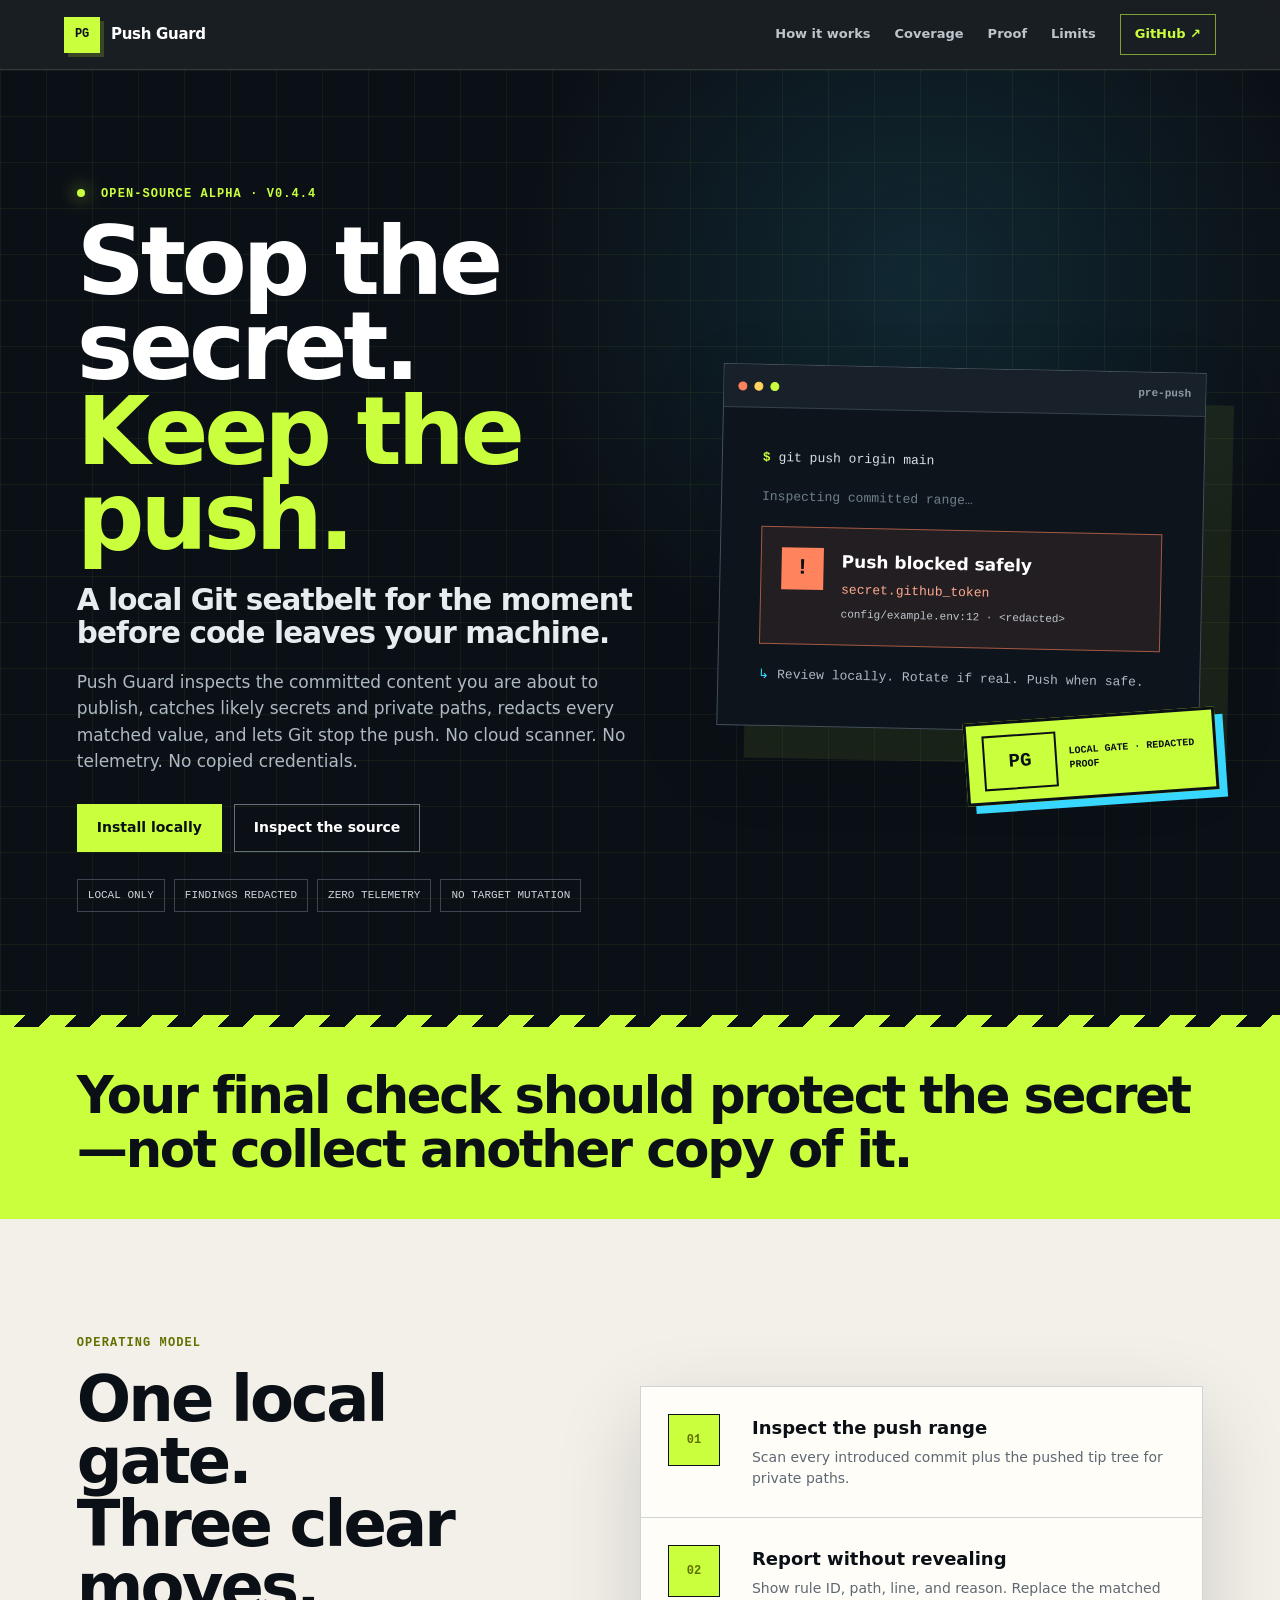
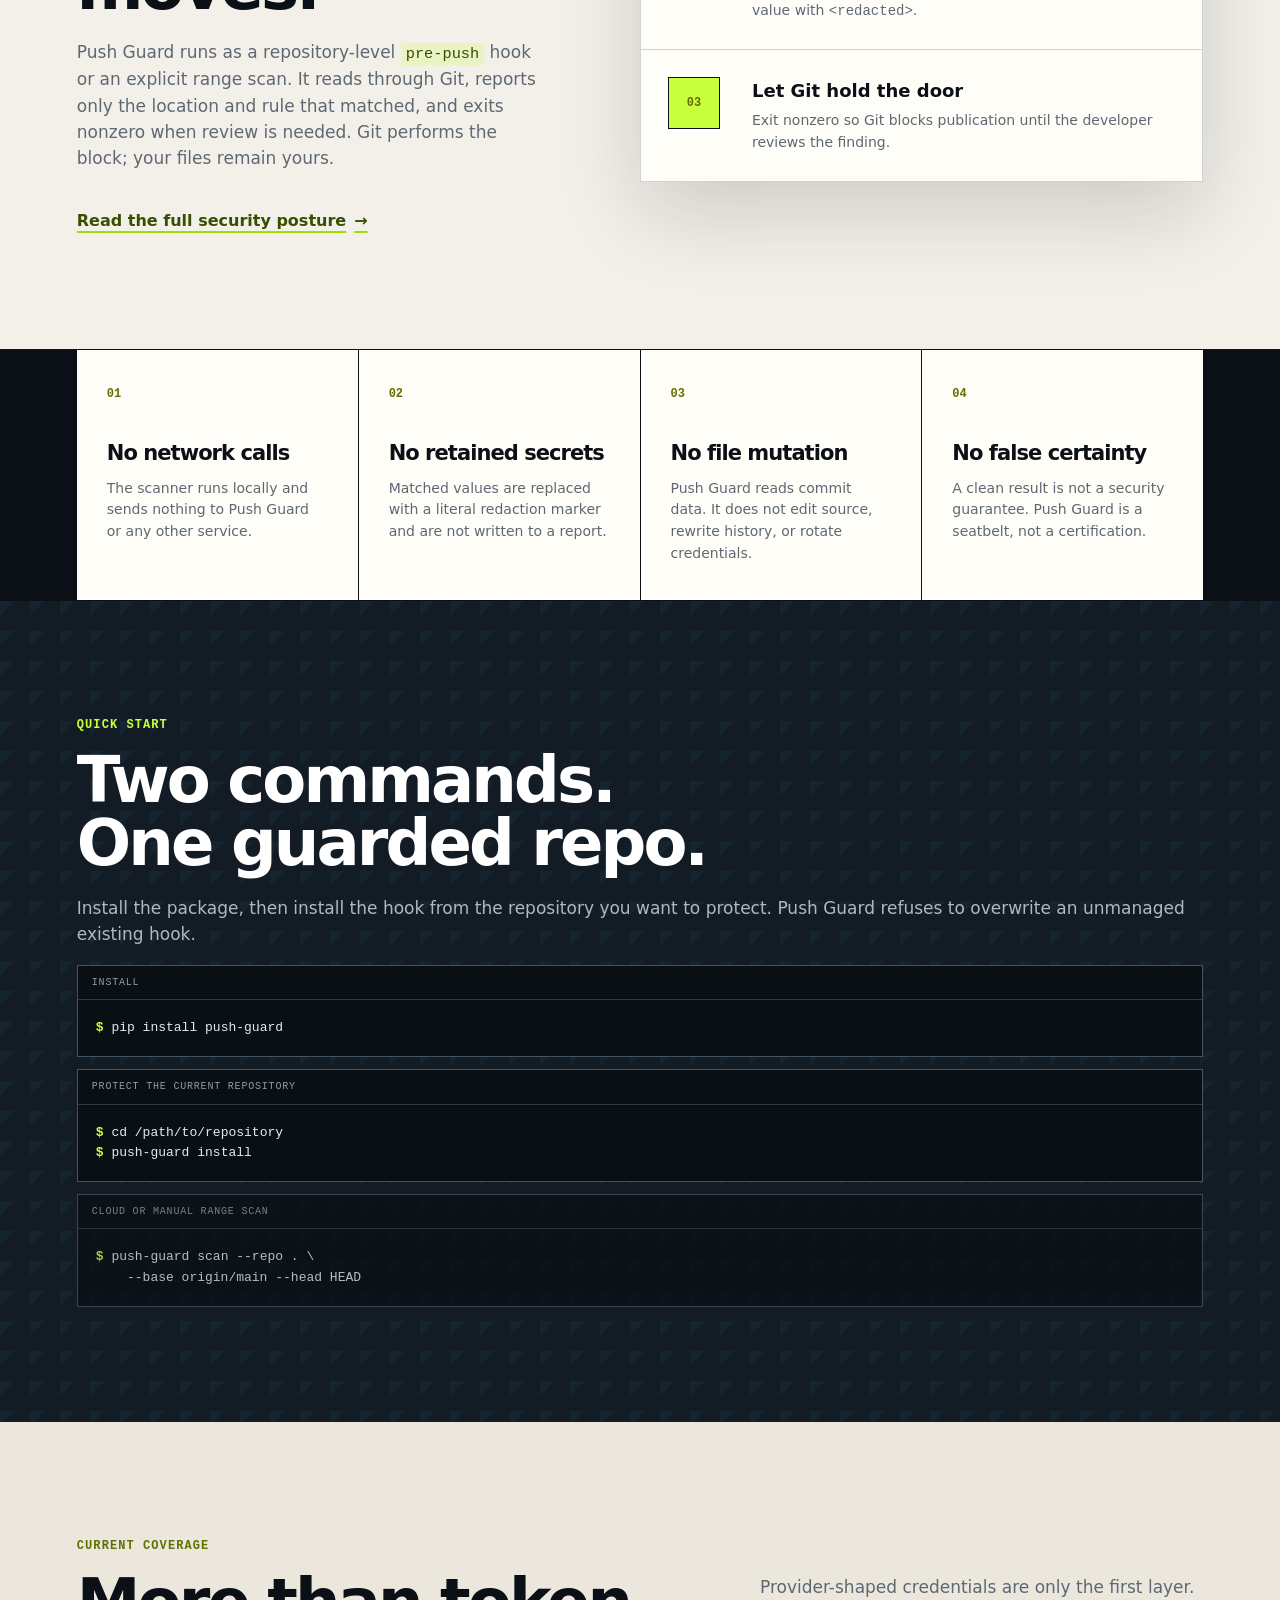
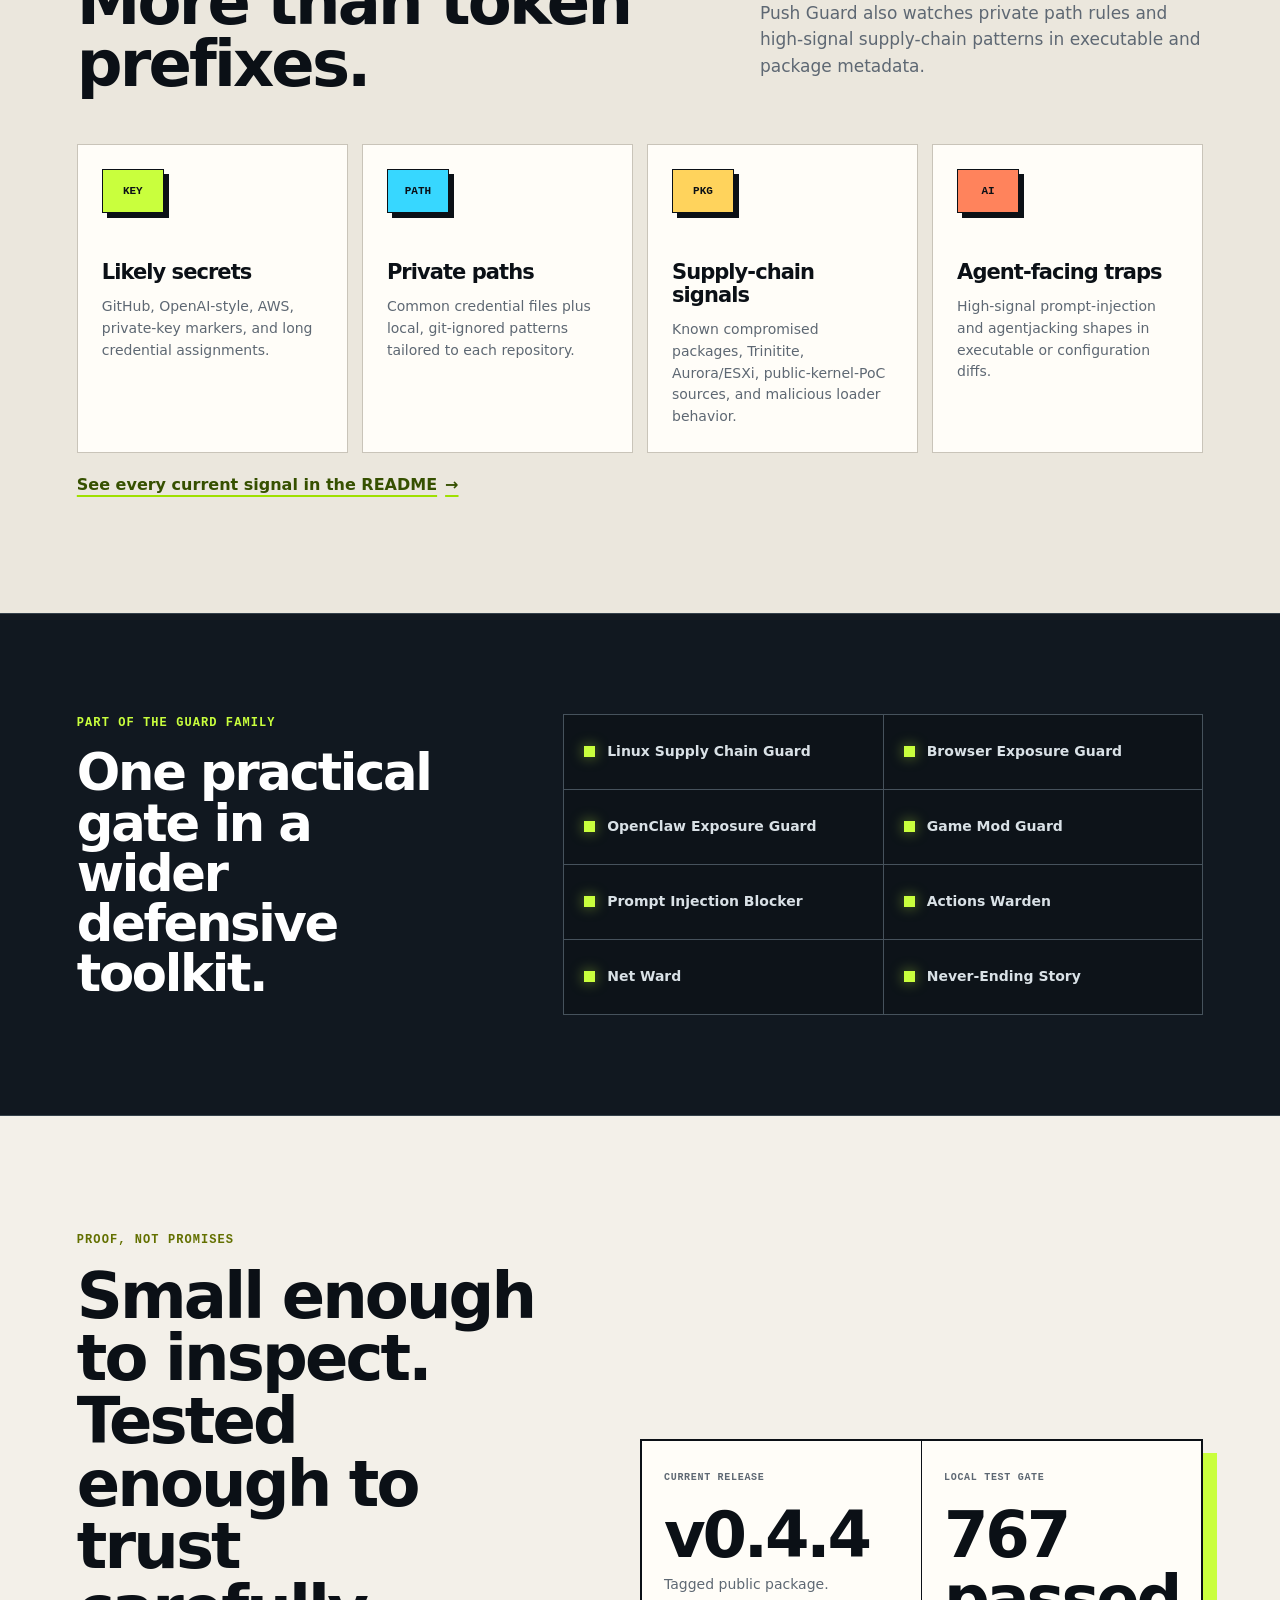
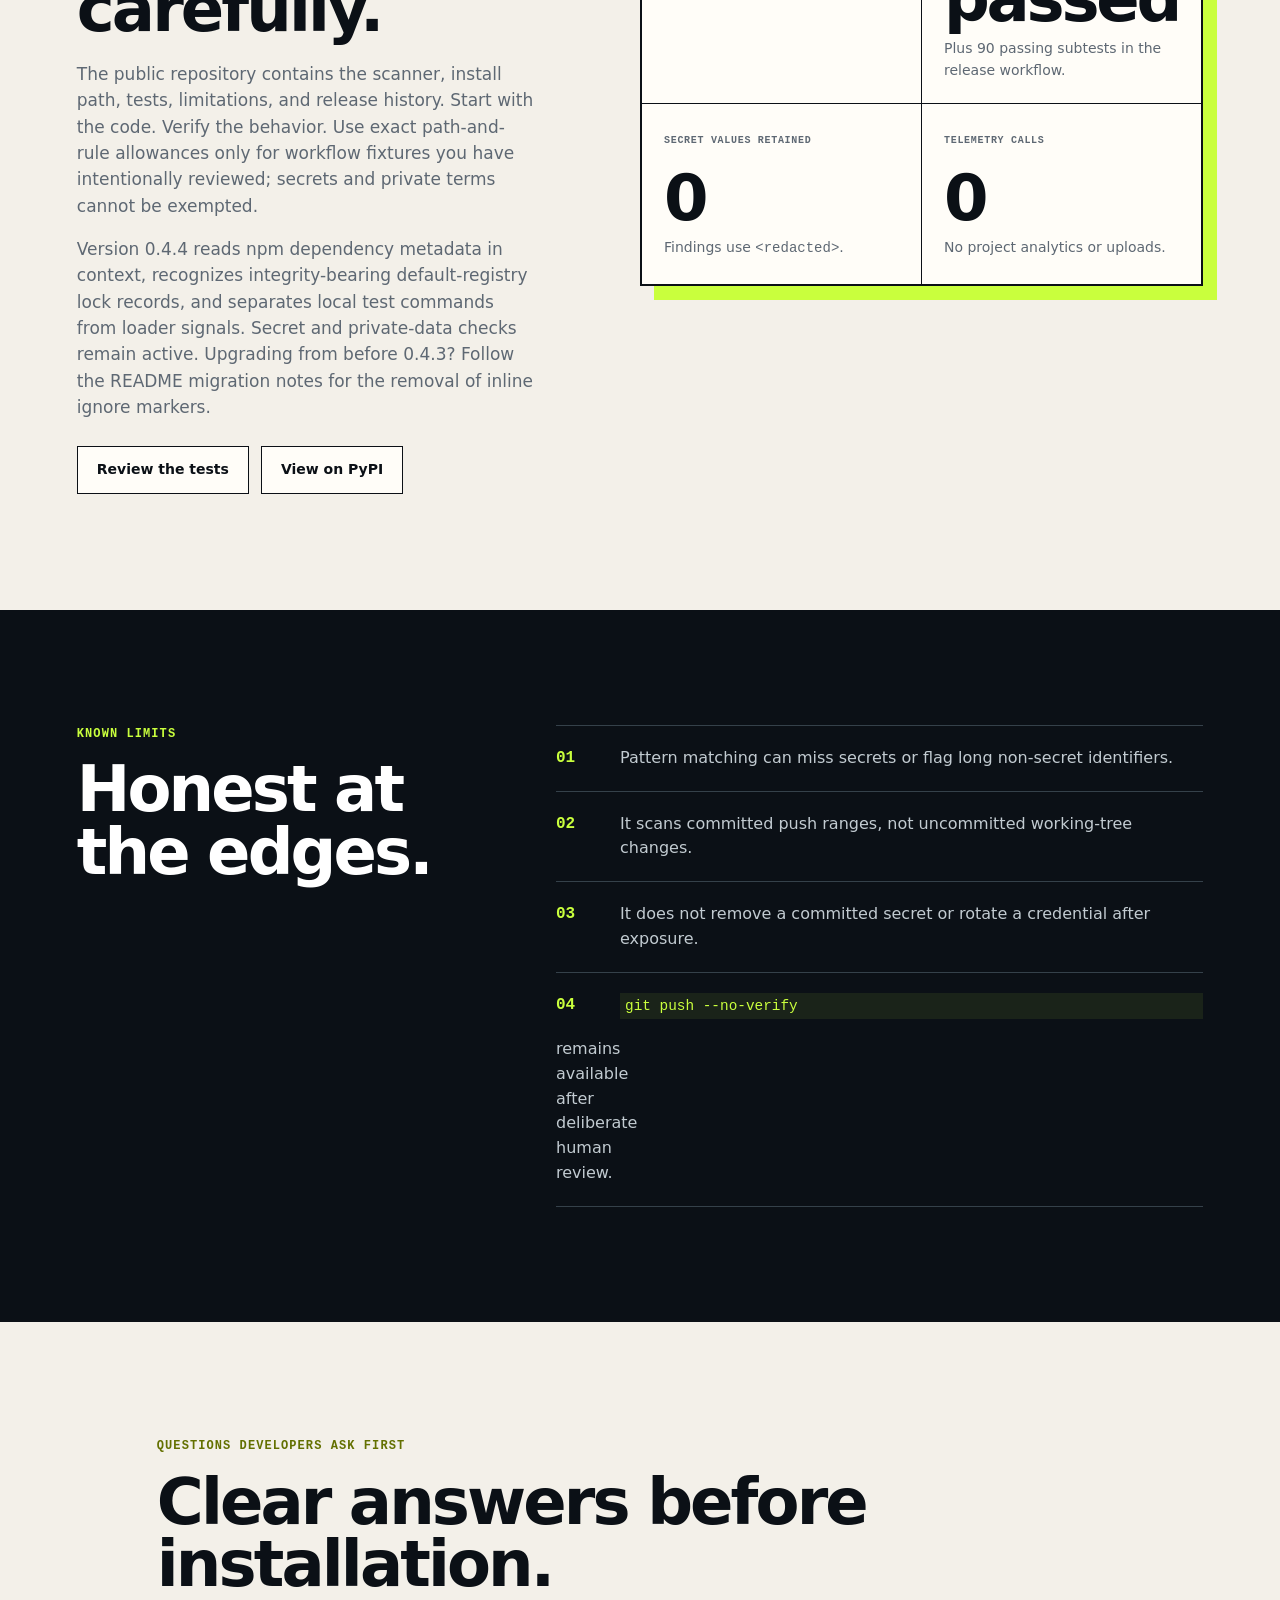
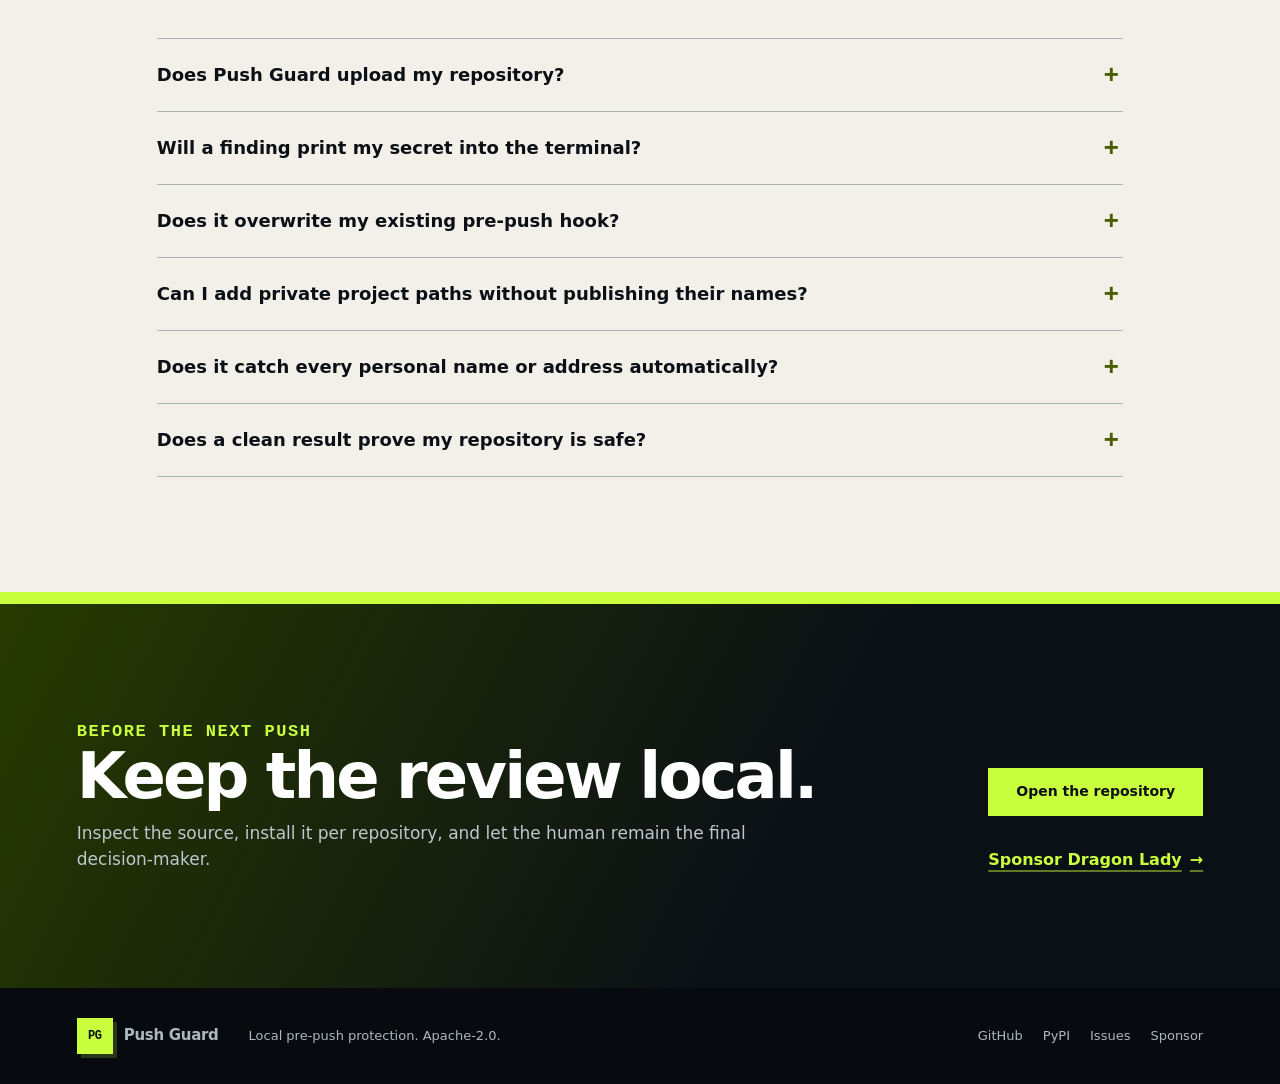
<file: docs/index.html>
<!doctype html>
<html lang="en">
<head>
  <meta charset="utf-8">
  <meta name="viewport" content="width=device-width, initial-scale=1">
  <meta name="theme-color" content="#0b1016">
  <meta name="description" content="Push Guard is a local Git pre-push guard that catches likely secrets and private paths before code leaves your machine.">
  <meta property="og:type" content="website">
  <meta property="og:title" content="Push Guard | Stop likely secret leaks before push">
  <meta property="og:description" content="Local-only Git protection. Redacted findings. Zero telemetry. No file mutation.">
  <meta property="og:url" content="https://push-guard.netlify.app/">
  <meta property="og:image" content="https://push-guard.netlify.app/og-push-guard-043.png">
  <meta property="og:image:width" content="1536">
  <meta property="og:image:height" content="1024">
  <meta property="og:image:alt" content="Push Guard local pre-push protection with a synthetic redacted finding">
  <meta name="twitter:card" content="summary_large_image">
  <meta name="twitter:title" content="Push Guard | Local pre-push protection">
  <meta name="twitter:description" content="A practical seatbelt for the moment before code leaves your machine.">
  <meta name="twitter:image" content="https://push-guard.netlify.app/og-push-guard-043.png">
  <link rel="canonical" href="https://push-guard.netlify.app/">
  <title>Push Guard | Stop likely secret leaks before push</title>
  <link rel="icon" href="favicon.svg" type="image/svg+xml">
  <link rel="stylesheet" href="styles.css">
  <script type="application/ld+json">
  {
    "@context": "https://schema.org",
    "@type": "FAQPage",
    "mainEntity": [
      {
        "@type": "Question",
        "name": "Does Push Guard upload my repository?",
        "acceptedAnswer": {
          "@type": "Answer",
          "text": "No. The pre-push check reads local Git data and the optional package check reads built archives. The scanner makes no network calls; you may also run it in your own CI."
        }
      },
      {
        "@type": "Question",
        "name": "Will a finding print my secret into the terminal?",
        "acceptedAnswer": {
          "@type": "Answer",
          "text": "No. The matched value is replaced with <redacted>. The output identifies the rule, file, line, and reason so you can inspect locally."
        }
      },
      {
        "@type": "Question",
        "name": "Does it overwrite my existing pre-push hook?",
        "acceptedAnswer": {
          "@type": "Answer",
          "text": "Not by default. Installation refuses an unmanaged existing hook so you can preserve and chain it intentionally."
        }
      },
      {
        "@type": "Question",
        "name": "Can I add private project paths without publishing their names?",
        "acceptedAnswer": {
          "@type": "Answer",
          "text": "Yes. First add /.push-guard-private-paths to .git/info/exclude or .gitignore and verify it with git check-ignore. Then put local patterns in .push-guard-private-paths at the repository root. Installation does not create this exclusion for you."
        }
      },
      {
        "@type": "Question",
        "name": "Does it catch every personal name or address automatically?",
        "acceptedAnswer": {
          "@type": "Answer",
          "text": "No. It infers the current account and machine names, but other names, addresses, phone numbers, and alternate spellings need a private blocked-terms list. A package release can scan built archives with that list before upload."
        }
      },
      {
        "@type": "Question",
        "name": "Does a clean result prove my repository is safe?",
        "acceptedAnswer": {
          "@type": "Answer",
          "text": "No. It is one local publication gate, not a complete secret-management or supply-chain security program."
        }
      }
    ]
  }
  </script>
</head>
<body>
  <a class="skip-link" href="#main">Skip to content</a>

  <header class="site-header">
    <a class="brand" href="#top" aria-label="Push Guard home">
      <span class="brand-mark" aria-hidden="true">PG</span>
      <span>Push Guard</span>
    </a>
    <nav class="nav-links" aria-label="Primary navigation">
      <a href="#how">How it works</a>
      <a href="#coverage">Coverage</a>
      <a href="#proof">Proof</a>
      <a href="#limits">Limits</a>
      <a class="nav-cta" href="https://github.com/Dragon-Lady/push-guard" target="_blank" rel="noreferrer">GitHub <span aria-hidden="true">↗</span></a>
    </nav>
  </header>

  <main id="main">
    <section class="hero" id="top" aria-labelledby="hero-title">
      <div class="hero-copy">
        <p class="eyebrow"><span class="status-dot" aria-hidden="true"></span> Open-source alpha · v0.4.4</p>
        <h1 id="hero-title">Stop the secret.<br><span>Keep the push.</span></h1>
        <p class="hero-subtitle">A local Git seatbelt for the moment before code leaves your machine.</p>
        <p class="hero-text">
          Push Guard inspects the committed content you are about to publish, catches likely
          secrets and private paths, redacts every matched value, and lets Git stop the push.
          No cloud scanner. No telemetry. No copied credentials.
        </p>
        <div class="hero-actions">
          <a class="button primary" href="#quickstart">Install locally</a>
          <a class="button secondary" href="https://github.com/Dragon-Lady/push-guard" target="_blank" rel="noreferrer">Inspect the source</a>
        </div>
        <ul class="promise-row" aria-label="Core guarantees">
          <li>Local only</li>
          <li>Findings redacted</li>
          <li>Zero telemetry</li>
          <li>No target mutation</li>
        </ul>
      </div>

      <div class="hero-visual" aria-label="Illustration of Push Guard inspecting a Git push">
        <div class="terminal-card">
          <div class="terminal-bar">
            <span></span><span></span><span></span>
            <strong>pre-push</strong>
          </div>
          <div class="terminal-body" aria-hidden="true">
            <p><span class="prompt">$</span> git push origin main</p>
            <p class="dim">Inspecting committed range…</p>
            <div class="finding">
              <span class="finding-icon">!</span>
              <div>
                <strong>Push blocked safely</strong>
                <p>secret.github_token</p>
                <code>config/example.env:12 · &lt;redacted&gt;</code>
              </div>
            </div>
            <p class="resolution"><span>↳</span> Review locally. Rotate if real. Push when safe.</p>
          </div>
        </div>
        <div class="guard-seal" aria-hidden="true">
          <span class="shield">PG</span>
          <span class="seal-copy">LOCAL GATE · REDACTED PROOF</span>
        </div>
      </div>
    </section>

    <section class="impact-band" aria-label="Push Guard positioning">
      <p>Your final check should protect the secret—not collect another copy of it.</p>
    </section>

    <section class="section split" id="how">
      <div class="section-copy">
        <p class="section-kicker">Operating model</p>
        <h2>One local gate.<br>Three clear moves.</h2>
        <p>
          Push Guard runs as a repository-level <code>pre-push</code> hook or an explicit
          range scan. It reads through Git, reports only the location and rule that matched,
          and exits nonzero when review is needed. Git performs the block; your files remain yours.
        </p>
        <a class="text-link" href="https://github.com/Dragon-Lady/push-guard#posture" target="_blank" rel="noreferrer">Read the full security posture <span aria-hidden="true">→</span></a>
      </div>
      <ol class="flow-panel" aria-label="Push Guard request flow">
        <li>
          <span class="step-number">01</span>
          <div>
            <strong>Inspect the push range</strong>
            <p>Scan every introduced commit plus the pushed tip tree for private paths.</p>
          </div>
        </li>
        <li>
          <span class="step-number">02</span>
          <div>
            <strong>Report without revealing</strong>
            <p>Show rule ID, path, line, and reason. Replace the matched value with <code>&lt;redacted&gt;</code>.</p>
          </div>
        </li>
        <li>
          <span class="step-number">03</span>
          <div>
            <strong>Let Git hold the door</strong>
            <p>Exit nonzero so Git blocks publication until the developer reviews the finding.</p>
          </div>
        </li>
      </ol>
    </section>

    <section class="trust-grid" aria-label="Trust boundaries">
      <article>
        <span class="card-index">01</span>
        <h3>No network calls</h3>
        <p>The scanner runs locally and sends nothing to Push Guard or any other service.</p>
      </article>
      <article>
        <span class="card-index">02</span>
        <h3>No retained secrets</h3>
        <p>Matched values are replaced with a literal redaction marker and are not written to a report.</p>
      </article>
      <article>
        <span class="card-index">03</span>
        <h3>No file mutation</h3>
        <p>Push Guard reads commit data. It does not edit source, rewrite history, or rotate credentials.</p>
      </article>
      <article>
        <span class="card-index">04</span>
        <h3>No false certainty</h3>
        <p>A clean result is not a security guarantee. Push Guard is a seatbelt, not a certification.</p>
      </article>
    </section>

    <section class="section quickstart" id="quickstart">
      <div class="section-copy">
        <p class="section-kicker">Quick start</p>
        <h2>Two commands.<br>One guarded repo.</h2>
        <p>
          Install the package, then install the hook from the repository you want to protect.
          Push Guard refuses to overwrite an unmanaged existing hook.
        </p>
      </div>
      <div class="code-stack">
        <div class="code-card">
          <span>Install</span>
          <pre><code><b>$</b> pip install push-guard</code></pre>
        </div>
        <div class="code-card">
          <span>Protect the current repository</span>
          <pre><code><b>$</b> cd /path/to/repository
<b>$</b> push-guard install</code></pre>
        </div>
        <div class="code-card subdued">
          <span>Cloud or manual range scan</span>
          <pre><code><b>$</b> push-guard scan --repo . \
    --base origin/main --head HEAD</code></pre>
        </div>
      </div>
    </section>

    <section class="section coverage" id="coverage">
      <div class="coverage-heading">
        <div>
          <p class="section-kicker">Current coverage</p>
          <h2>More than token prefixes.</h2>
        </div>
        <p>
          Provider-shaped credentials are only the first layer. Push Guard also watches private
          path rules and high-signal supply-chain patterns in executable and package metadata.
        </p>
      </div>
      <div class="coverage-grid">
        <article>
          <span class="coverage-mark secret" aria-hidden="true">KEY</span>
          <h3>Likely secrets</h3>
          <p>GitHub, OpenAI-style, AWS, private-key markers, and long credential assignments.</p>
        </article>
        <article>
          <span class="coverage-mark path" aria-hidden="true">PATH</span>
          <h3>Private paths</h3>
          <p>Common credential files plus local, git-ignored patterns tailored to each repository.</p>
        </article>
        <article>
          <span class="coverage-mark chain" aria-hidden="true">PKG</span>
          <h3>Supply-chain signals</h3>
          <p>Known compromised packages, Trinitite, Aurora/ESXi, public-kernel-PoC sources, and malicious loader behavior.</p>
        </article>
        <article>
          <span class="coverage-mark agent" aria-hidden="true">AI</span>
          <h3>Agent-facing traps</h3>
          <p>High-signal prompt-injection and agentjacking shapes in executable or configuration diffs.</p>
        </article>
      </div>
      <a class="text-link" href="https://github.com/Dragon-Lady/push-guard#current-signals" target="_blank" rel="noreferrer">See every current signal in the README <span aria-hidden="true">→</span></a>
    </section>

    <section class="guard-family" aria-labelledby="family-title">
      <div>
        <p class="section-kicker">Part of the guard family</p>
        <h2 id="family-title">One practical gate in a wider defensive toolkit.</h2>
      </div>
      <ul aria-label="Related Dragon Lady projects">
        <li>Linux Supply Chain Guard</li>
        <li>Browser Exposure Guard</li>
        <li>OpenClaw Exposure Guard</li>
        <li>Game Mod Guard</li>
        <li>Prompt Injection Blocker</li>
        <li>Actions Warden</li>
        <li>Net Ward</li>
        <li>Never-Ending Story</li>
      </ul>
    </section>

    <section class="section proof" id="proof">
      <div class="proof-copy">
        <p class="section-kicker">Proof, not promises</p>
        <h2>Small enough to inspect.<br>Tested enough to trust carefully.</h2>
        <p>
          The public repository contains the scanner, install path, tests, limitations, and release
          history. Start with the code. Verify the behavior. Use exact path-and-rule allowances only for workflow fixtures you have
          intentionally reviewed; secrets and private terms cannot be exempted.
        </p>
        <p>Version 0.4.4 reads npm dependency metadata in context, recognizes integrity-bearing default-registry lock records, and separates local test commands from loader signals. Secret and private-data checks remain active. Upgrading from before 0.4.3? Follow the README migration notes for the removal of inline ignore markers.</p>
        <div class="proof-actions">
          <a class="button secondary" href="https://github.com/Dragon-Lady/push-guard/tree/main/tests" target="_blank" rel="noreferrer">Review the tests</a>
          <a class="button secondary" href="https://pypi.org/project/push-guard/" target="_blank" rel="noreferrer">View on PyPI</a>
        </div>
      </div>
      <div class="metric-grid" aria-label="Release evidence">
        <article>
          <span>Current release</span>
          <strong>v0.4.4</strong>
          <p>Tagged public package.</p>
        </article>
        <article>
          <span>Local test gate</span>
          <strong>767 passed</strong>
          <p>Plus 90 passing subtests in the release workflow.</p>
        </article>
        <article>
          <span>Secret values retained</span>
          <strong>0</strong>
          <p>Findings use <code>&lt;redacted&gt;</code>.</p>
        </article>
        <article>
          <span>Telemetry calls</span>
          <strong>0</strong>
          <p>No project analytics or uploads.</p>
        </article>
      </div>
    </section>

    <section class="section limits" id="limits">
      <div>
        <p class="section-kicker">Known limits</p>
        <h2>Honest at the edges.</h2>
      </div>
      <div class="limits-list">
        <p><span>01</span> Pattern matching can miss secrets or flag long non-secret identifiers.</p>
        <p><span>02</span> It scans committed push ranges, not uncommitted working-tree changes.</p>
        <p><span>03</span> It does not remove a committed secret or rotate a credential after exposure.</p>
        <p><span>04</span> <code>git push --no-verify</code> remains available after deliberate human review.</p>
      </div>
    </section>

    <section class="section faq" aria-labelledby="faq-title">
      <p class="section-kicker">Questions developers ask first</p>
      <h2 id="faq-title">Clear answers before installation.</h2>
      <details>
        <summary>Does Push Guard upload my repository?</summary>
        <p>No. The pre-push check reads local Git data and the optional package check reads built archives. The scanner makes no network calls; you may also run it in your own CI.</p>
      </details>
      <details>
        <summary>Will a finding print my secret into the terminal?</summary>
        <p>No. The matched value is replaced with <code>&lt;redacted&gt;</code>. The output identifies the rule, file, line, and reason so you can inspect locally.</p>
      </details>
      <details>
        <summary>Does it overwrite my existing pre-push hook?</summary>
        <p>Not by default. Installation refuses an unmanaged existing hook so you can preserve and chain it intentionally.</p>
      </details>
      <details>
        <summary>Can I add private project paths without publishing their names?</summary>
        <p>Yes. First add <code>/.push-guard-private-paths</code> to <code>.git/info/exclude</code> or <code>.gitignore</code> and verify it with <code>git check-ignore</code>. Then put local patterns in <code>.push-guard-private-paths</code> at the repository root. Installation does not create this exclusion for you.</p>
      </details>
      <details>
        <summary>Does it catch every personal name or address automatically?</summary>
        <p>No. It infers the current account and machine names, but other names, addresses, phone numbers, and alternate spellings need a private blocked-terms list. A package release can scan built archives with that list before upload.</p>
      </details>
      <details>
        <summary>Does a clean result prove my repository is safe?</summary>
        <p>No. It is one local publication gate, not a complete secret-management or supply-chain security program.</p>
      </details>
    </section>

    <section class="final-cta">
      <div>
        <p class="section-kicker">Before the next push</p>
        <h2>Keep the review local.</h2>
        <p>Inspect the source, install it per repository, and let the human remain the final decision-maker.</p>
      </div>
      <div class="final-actions">
        <a class="button primary" href="https://github.com/Dragon-Lady/push-guard" target="_blank" rel="noreferrer">Open the repository</a>
        <a class="text-link light" href="https://github.com/sponsors/Dragon-Lady" target="_blank" rel="noreferrer">Sponsor Dragon Lady <span aria-hidden="true">→</span></a>
      </div>
    </section>
  </main>

  <footer class="site-footer">
    <a class="brand" href="#top">
      <span class="brand-mark" aria-hidden="true">PG</span>
      <span>Push Guard</span>
    </a>
    <p>Local pre-push protection. Apache-2.0.</p>
    <nav aria-label="Footer navigation">
      <a href="https://github.com/Dragon-Lady/push-guard" target="_blank" rel="noreferrer">GitHub</a>
      <a href="https://pypi.org/project/push-guard/" target="_blank" rel="noreferrer">PyPI</a>
      <a href="https://github.com/Dragon-Lady/push-guard/issues" target="_blank" rel="noreferrer">Issues</a>
      <a href="https://github.com/sponsors/Dragon-Lady" target="_blank" rel="noreferrer">Sponsor</a>
    </nav>
  </footer>
</body>
</html>
</file>
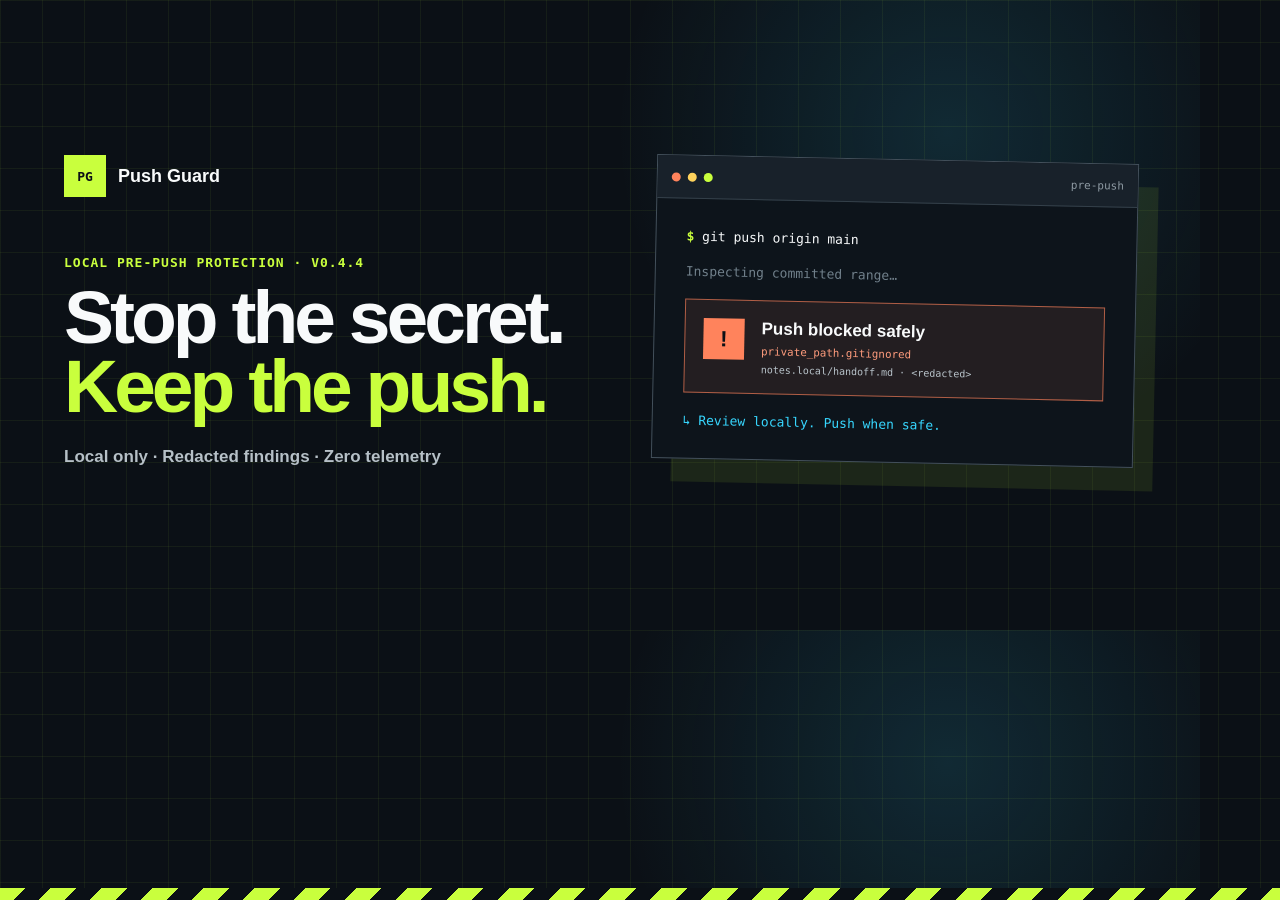
<file: docs/social-card.html>
<!doctype html>
<html lang="en">
<head>
  <meta charset="utf-8">
  <meta name="viewport" content="width=device-width, initial-scale=1">
  <meta name="robots" content="noindex">
  <title>Push Guard social card</title>
  <link rel="stylesheet" href="social-card.css">
</head>
<body>
  <main>
    <section class="copy">
      <div class="brand"><span>PG</span> Push Guard</div>
      <p class="eyebrow">LOCAL PRE-PUSH PROTECTION · V0.4.4</p>
      <h1>Stop the secret.<br><strong>Keep the push.</strong></h1>
      <p class="subhead">Local only · Redacted findings · Zero telemetry</p>
    </section>
    <section class="terminal" aria-label="Synthetic Push Guard output">
      <div class="bar"><i></i><i></i><i></i><span>pre-push</span></div>
      <div class="body">
        <p><b>$</b> git push origin main</p>
        <p class="dim">Inspecting committed range…</p>
        <div class="finding">
          <em>!</em>
          <div><strong>Push blocked safely</strong><small>private_path.gitignored</small><code>notes.local/handoff.md · &lt;redacted&gt;</code></div>
        </div>
        <p class="resolve">↳ Review locally. Push when safe.</p>
      </div>
    </section>
  </main>
</body>
</html>
</file>
<file: docs/styles.css>
:root {
  --ink: #0b1016;
  --ink-soft: #131b24;
  --paper: #f3f0e9;
  --panel: #fffdf8;
  --muted: #5e6873;
  --line: #cfd3d4;
  --acid: #c9ff3d;
  --acid-deep: #9fe000;
  --cyan: #37d7ff;
  --orange: #ff835c;
  --shadow: 0 30px 80px rgba(8, 14, 20, 0.16);
  --mono: "SFMono-Regular", Consolas, "Liberation Mono", monospace;
}

* {
  box-sizing: border-box;
}

html {
  scroll-behavior: smooth;
}

body {
  margin: 0;
  color: var(--ink);
  background: var(--paper);
  font-family: Inter, ui-sans-serif, system-ui, -apple-system, BlinkMacSystemFont, "Segoe UI", sans-serif;
  line-height: 1.55;
}

a {
  color: inherit;
  text-decoration: none;
}

code,
pre {
  font-family: var(--mono);
}

.skip-link {
  position: fixed;
  left: 16px;
  top: -80px;
  z-index: 100;
  padding: 10px 14px;
  color: var(--ink);
  background: var(--acid);
  font-weight: 800;
}

.skip-link:focus {
  top: 16px;
}

.site-header {
  position: sticky;
  top: 0;
  z-index: 30;
  display: flex;
  align-items: center;
  justify-content: space-between;
  min-height: 70px;
  padding: 0 clamp(20px, 5vw, 72px);
  color: #fff;
  background: rgba(11, 16, 22, 0.94);
  border-bottom: 1px solid rgba(255, 255, 255, 0.12);
  backdrop-filter: blur(18px);
}

.brand {
  display: inline-flex;
  align-items: center;
  gap: 11px;
  font-size: 15px;
  font-weight: 820;
  letter-spacing: -0.02em;
}

.brand-mark {
  display: grid;
  place-items: center;
  width: 36px;
  height: 36px;
  color: var(--ink);
  background: var(--acid);
  border: 1px solid var(--acid);
  font-family: var(--mono);
  font-size: 12px;
  font-weight: 900;
  box-shadow: 4px 4px 0 rgba(201, 255, 61, 0.18);
}

.nav-links {
  display: flex;
  align-items: center;
  gap: 24px;
  color: #bcc5cc;
  font-size: 13px;
  font-weight: 650;
}

.nav-links a:hover,
.nav-links a:focus-visible {
  color: var(--acid);
}

.nav-cta {
  padding: 9px 14px;
  color: var(--acid) !important;
  border: 1px solid rgba(201, 255, 61, 0.58);
}

.hero {
  position: relative;
  min-height: calc(100svh - 70px);
  display: grid;
  grid-template-columns: minmax(0, 1.08fr) minmax(380px, 0.92fr);
  align-items: center;
  gap: clamp(36px, 6vw, 90px);
  padding: clamp(70px, 9vw, 128px) clamp(24px, 6vw, 94px);
  color: #fff;
  background:
    linear-gradient(90deg, rgba(201, 255, 61, 0.055) 1px, transparent 1px),
    linear-gradient(rgba(201, 255, 61, 0.055) 1px, transparent 1px),
    radial-gradient(circle at 72% 22%, rgba(55, 215, 255, 0.12), transparent 34%),
    var(--ink);
  background-size: 46px 46px, 46px 46px, auto, auto;
  overflow: hidden;
}

.hero::after {
  content: "";
  position: absolute;
  left: 0;
  right: 0;
  bottom: 0;
  height: 12px;
  background: repeating-linear-gradient(135deg, var(--acid) 0 18px, var(--ink) 18px 36px);
}

.hero-copy,
.hero-visual {
  position: relative;
  z-index: 2;
}

.eyebrow,
.section-kicker {
  margin: 0 0 15px;
  color: #637000;
  font-family: var(--mono);
  font-size: 12px;
  font-weight: 850;
  letter-spacing: 0.09em;
  text-transform: uppercase;
}

.hero .eyebrow {
  color: var(--acid);
}

.status-dot {
  display: inline-block;
  width: 8px;
  height: 8px;
  margin-right: 8px;
  background: var(--acid);
  border-radius: 50%;
  box-shadow: 0 0 18px var(--acid);
}

h1,
h2,
h3,
p {
  margin-top: 0;
}

h1,
h2,
h3 {
  letter-spacing: -0.045em;
}

h1 {
  max-width: 880px;
  margin-bottom: 24px;
  font-size: clamp(54px, 7.4vw, 116px);
  line-height: 0.9;
}

h1 span {
  color: var(--acid);
}

h2 {
  margin-bottom: 20px;
  font-size: clamp(38px, 5vw, 70px);
  line-height: 0.98;
}

h3 {
  margin-bottom: 12px;
  font-size: 21px;
  line-height: 1.1;
}

.hero-subtitle {
  max-width: 760px;
  margin-bottom: 18px;
  color: #e7ecf0;
  font-size: clamp(22px, 2.3vw, 34px);
  font-weight: 720;
  line-height: 1.14;
  letter-spacing: -0.03em;
}

.hero-text {
  max-width: 720px;
  color: #aeb9c2;
  font-size: 17px;
}

.hero-actions,
.proof-actions,
.final-actions {
  display: flex;
  flex-wrap: wrap;
  align-items: center;
  gap: 12px;
}

.hero-actions {
  margin-top: 30px;
}

.button {
  display: inline-flex;
  align-items: center;
  justify-content: center;
  min-height: 48px;
  padding: 0 19px;
  border: 1px solid var(--ink);
  font-size: 14px;
  font-weight: 800;
  transition: transform 160ms ease, box-shadow 160ms ease, background 160ms ease;
}

.button:hover,
.button:focus-visible {
  transform: translateY(-2px);
  box-shadow: 7px 7px 0 rgba(11, 16, 22, 0.18);
}

.button.primary {
  color: var(--ink);
  background: var(--acid);
  border-color: var(--acid);
}

.button.secondary {
  color: var(--ink);
  background: var(--panel);
}

.hero .button.secondary {
  color: #fff;
  background: transparent;
  border-color: #64717b;
}

.promise-row {
  display: flex;
  flex-wrap: wrap;
  gap: 9px;
  margin: 27px 0 0;
  padding: 0;
  list-style: none;
}

.promise-row li {
  padding: 7px 10px;
  color: #cdd5db;
  border: 1px solid #3b4650;
  font-family: var(--mono);
  font-size: 11px;
  text-transform: uppercase;
}

.hero-visual {
  min-height: 520px;
  display: grid;
  place-items: center;
}

.terminal-card {
  width: min(610px, 100%);
  color: #d8e0e6;
  background: #0d141b;
  border: 1px solid #43505b;
  box-shadow: 28px 32px 0 rgba(201, 255, 61, 0.08), var(--shadow);
  transform: rotate(1.2deg);
}

.terminal-bar {
  display: flex;
  align-items: center;
  gap: 7px;
  min-height: 43px;
  padding: 0 14px;
  background: #18212a;
  border-bottom: 1px solid #34404a;
}

.terminal-bar span {
  width: 9px;
  height: 9px;
  border: 1px solid #75818a;
  border-radius: 50%;
}

.terminal-bar span:first-child {
  background: var(--orange);
  border-color: var(--orange);
}

.terminal-bar span:nth-child(2) {
  background: #ffd35c;
  border-color: #ffd35c;
}

.terminal-bar span:nth-child(3) {
  background: var(--acid);
  border-color: var(--acid);
}

.terminal-bar strong {
  margin-left: auto;
  color: #8e9aa3;
  font-family: var(--mono);
  font-size: 11px;
  font-weight: 600;
}

.terminal-body {
  padding: clamp(23px, 4vw, 40px);
  font-family: var(--mono);
  font-size: 13px;
}

.terminal-body > p {
  margin-bottom: 19px;
}

.prompt {
  color: var(--acid);
  font-weight: 900;
}

.dim {
  color: #71808b;
}

.finding {
  display: grid;
  grid-template-columns: 44px 1fr;
  gap: 16px;
  padding: 20px;
  color: #fff;
  background: rgba(255, 131, 92, 0.09);
  border: 1px solid rgba(255, 131, 92, 0.58);
}

.finding-icon {
  display: grid;
  place-items: center;
  width: 42px;
  height: 42px;
  color: var(--ink);
  background: var(--orange);
  font-size: 22px;
  font-weight: 900;
}

.finding strong {
  display: block;
  margin-bottom: 5px;
  font-family: ui-sans-serif, system-ui, sans-serif;
  font-size: 17px;
}

.finding p {
  margin-bottom: 4px;
  color: #ffab90;
}

.finding code {
  color: #bec8cf;
  font-size: 11px;
}

.resolution {
  margin: 21px 0 0 !important;
  color: #aeb9c2;
}

.resolution span {
  color: var(--cyan);
}

.guard-seal {
  position: absolute;
  right: -14px;
  bottom: 11px;
  display: grid;
  grid-template-columns: 74px 1fr;
  align-items: center;
  gap: 12px;
  padding: 11px 15px;
  color: var(--ink);
  background: var(--acid);
  border: 3px solid var(--ink);
  box-shadow: 8px 8px 0 var(--cyan);
  transform: rotate(-4deg);
}

.shield {
  display: grid;
  place-items: center;
  height: 55px;
  border: 2px solid var(--ink);
  font-family: var(--mono);
  font-size: 19px;
  font-weight: 900;
}

.seal-copy {
  max-width: 130px;
  font-family: var(--mono);
  font-size: 10px;
  font-weight: 900;
  line-height: 1.4;
}

.impact-band {
  padding: 42px clamp(24px, 6vw, 94px);
  color: var(--ink);
  background: var(--acid);
}

.impact-band p {
  max-width: 1200px;
  margin: 0;
  font-size: clamp(27px, 4vw, 53px);
  font-weight: 850;
  line-height: 1.05;
  letter-spacing: -0.045em;
}

.section {
  padding: clamp(76px, 9vw, 126px) clamp(24px, 6vw, 94px);
}

.split {
  display: grid;
  grid-template-columns: minmax(0, 0.9fr) minmax(360px, 1.1fr);
  align-items: center;
  gap: clamp(45px, 8vw, 110px);
}

.section-copy > p:not(.section-kicker),
.proof-copy > p:not(.section-kicker),
.coverage-heading > p,
.final-cta p {
  color: var(--muted);
  font-size: 17px;
}

.section-copy code,
.limits code,
.faq code {
  padding: 2px 5px;
  color: #3b4b00;
  background: rgba(201, 255, 61, 0.22);
  font-size: 0.9em;
}

.text-link {
  display: inline-flex;
  gap: 8px;
  margin-top: 20px;
  color: #365000;
  font-weight: 820;
  text-decoration: underline;
  text-decoration-color: var(--acid-deep);
  text-decoration-thickness: 2px;
  text-underline-offset: 5px;
}

.flow-panel {
  margin: 0;
  padding: 0;
  list-style: none;
  background: var(--panel);
  border: 1px solid var(--line);
  box-shadow: var(--shadow);
}

.flow-panel li {
  display: grid;
  grid-template-columns: 64px 1fr;
  gap: 20px;
  padding: 27px;
  border-bottom: 1px solid var(--line);
}

.flow-panel li:last-child {
  border-bottom: 0;
}

.step-number,
.card-index {
  color: #617000;
  font-family: var(--mono);
  font-size: 12px;
  font-weight: 900;
}

.step-number {
  display: grid;
  place-items: center;
  width: 52px;
  height: 52px;
  background: var(--acid);
  border: 1px solid var(--ink);
}

.flow-panel strong {
  display: block;
  margin-bottom: 5px;
  font-size: 18px;
}

.flow-panel p,
.trust-grid p,
.coverage-grid p,
.metric-grid p {
  margin: 0;
  color: var(--muted);
  font-size: 14px;
}

.trust-grid {
  display: grid;
  grid-template-columns: repeat(4, 1fr);
  gap: 1px;
  padding: 1px clamp(24px, 6vw, 94px);
  background: var(--ink);
}

.trust-grid article {
  min-height: 250px;
  padding: 30px;
  background: var(--panel);
}

.trust-grid h3 {
  margin-top: 38px;
}

.quickstart {
  color: #fff;
  background:
    linear-gradient(135deg, rgba(55, 215, 255, 0.05) 25%, transparent 25%) 0 0 / 30px 30px,
    var(--ink-soft);
}

.quickstart .section-kicker {
  color: var(--acid);
}

.quickstart .section-copy > p:not(.section-kicker) {
  color: #aeb9c2;
}

.code-stack {
  display: grid;
  gap: 12px;
}

.code-card {
  border: 1px solid #46535e;
  background: #0a0f14;
}

.code-card > span {
  display: block;
  padding: 9px 14px;
  color: #8f9ca6;
  border-bottom: 1px solid #303b44;
  font-family: var(--mono);
  font-size: 10px;
  letter-spacing: 0.08em;
  text-transform: uppercase;
}

.code-card pre {
  margin: 0;
  padding: 18px;
  overflow-x: auto;
  color: #e4ebef;
  font-size: 13px;
}

.code-card b {
  color: var(--acid);
}

.code-card.subdued {
  opacity: 0.78;
}

.coverage {
  background: #ebe7dd;
}

.coverage-heading {
  display: grid;
  grid-template-columns: minmax(0, 1fr) minmax(340px, 0.7fr);
  align-items: end;
  gap: 50px;
  margin-bottom: 48px;
}

.coverage-heading h2 {
  margin-bottom: 0;
}

.coverage-grid {
  display: grid;
  grid-template-columns: repeat(4, 1fr);
  gap: 14px;
}

.coverage-grid article {
  min-height: 280px;
  padding: 24px;
  background: var(--panel);
  border: 1px solid #c9c4b9;
}

.coverage-mark {
  display: grid;
  place-items: center;
  width: 62px;
  height: 44px;
  margin-bottom: 48px;
  color: var(--ink);
  border: 1px solid var(--ink);
  font-family: var(--mono);
  font-size: 11px;
  font-weight: 900;
  box-shadow: 5px 5px 0 var(--ink);
}

.coverage-mark.secret { background: var(--acid); }
.coverage-mark.path { background: var(--cyan); }
.coverage-mark.chain { background: #ffd35c; }
.coverage-mark.agent { background: var(--orange); }

.guard-family {
  display: grid;
  grid-template-columns: minmax(340px, 0.75fr) minmax(0, 1.25fr);
  align-items: start;
  gap: clamp(45px, 8vw, 110px);
  padding: clamp(64px, 8vw, 100px) clamp(24px, 6vw, 94px);
  color: #fff;
  background: #111820;
  border-top: 1px solid #35414a;
  border-bottom: 1px solid #35414a;
}

.guard-family .section-kicker {
  color: var(--acid);
}

.guard-family h2 {
  margin-bottom: 0;
  font-size: clamp(34px, 4vw, 56px);
}

.guard-family ul {
  display: grid;
  grid-template-columns: repeat(2, 1fr);
  gap: 1px;
  margin: 0;
  padding: 1px;
  color: #d9e1e6;
  background: #46525c;
  list-style: none;
}

.guard-family li {
  position: relative;
  min-height: 74px;
  display: flex;
  align-items: center;
  padding: 18px 22px 18px 43px;
  background: #0d1319;
  font-size: 14px;
  font-weight: 720;
}

.guard-family li::before {
  content: "";
  position: absolute;
  left: 20px;
  width: 9px;
  height: 9px;
  background: var(--acid);
  border: 1px solid var(--acid);
  box-shadow: 0 0 13px rgba(201, 255, 61, 0.5);
}

.proof {
  display: grid;
  grid-template-columns: minmax(0, 0.9fr) minmax(420px, 1.1fr);
  align-items: center;
  gap: clamp(45px, 8vw, 105px);
}

.proof-actions {
  margin-top: 26px;
}

.metric-grid {
  display: grid;
  grid-template-columns: repeat(2, 1fr);
  gap: 1px;
  padding: 1px;
  background: var(--ink);
  border: 1px solid var(--ink);
  box-shadow: 14px 14px 0 var(--acid);
}

.metric-grid article {
  min-height: 180px;
  padding: 22px;
  background: var(--panel);
}

.metric-grid span {
  color: var(--muted);
  font-family: var(--mono);
  font-size: 10px;
  font-weight: 800;
  letter-spacing: 0.07em;
  text-transform: uppercase;
}

.metric-grid strong {
  display: block;
  margin: 15px 0 7px;
  font-size: clamp(38px, 5vw, 64px);
  line-height: 1;
  letter-spacing: -0.05em;
}

.limits {
  display: grid;
  grid-template-columns: minmax(0, 0.72fr) minmax(400px, 1.28fr);
  gap: clamp(45px, 9vw, 130px);
  color: #fff;
  background: var(--ink);
}

.limits .section-kicker {
  color: var(--acid);
}

.limits-list p {
  display: grid;
  grid-template-columns: 46px 1fr;
  gap: 18px;
  margin: 0;
  padding: 20px 0;
  color: #c2cbd1;
  border-bottom: 1px solid #35414a;
}

.limits-list p:first-child {
  border-top: 1px solid #35414a;
}

.limits-list span {
  color: var(--acid);
  font-family: var(--mono);
  font-weight: 850;
}

.limits code {
  color: var(--acid);
  background: rgba(201, 255, 61, 0.08);
}

.faq {
  max-width: 1120px;
  margin: 0 auto;
}

.faq h2 {
  margin-bottom: 42px;
}

.faq details {
  border-top: 1px solid #adb4b7;
}

.faq details:last-child {
  border-bottom: 1px solid #adb4b7;
}

.faq summary {
  position: relative;
  padding: 22px 50px 22px 0;
  cursor: pointer;
  font-size: 18px;
  font-weight: 780;
  list-style: none;
}

.faq summary::-webkit-details-marker {
  display: none;
}

.faq summary::after {
  content: "+";
  position: absolute;
  right: 4px;
  top: 17px;
  color: #4a5c00;
  font-family: var(--mono);
  font-size: 26px;
}

.faq details[open] summary::after {
  content: "−";
}

.faq details p {
  max-width: 820px;
  margin-bottom: 24px;
  color: var(--muted);
}

.final-cta {
  display: grid;
  grid-template-columns: minmax(0, 1fr) auto;
  align-items: end;
  gap: 50px;
  padding: clamp(70px, 9vw, 120px) clamp(24px, 6vw, 94px);
  color: #fff;
  background: linear-gradient(118deg, #273a00 0%, #0b1016 62%);
  border-top: 12px solid var(--acid);
}

.final-cta h2 {
  margin-bottom: 12px;
}

.final-cta p {
  max-width: 710px;
  margin-bottom: 0;
  color: #bdc7ce;
}

.final-cta .section-kicker {
  color: var(--acid);
}

.final-actions {
  flex-direction: column;
  align-items: stretch;
}

.text-link.light {
  color: var(--acid);
  text-decoration-color: rgba(201, 255, 61, 0.45);
}

.site-footer {
  display: grid;
  grid-template-columns: auto 1fr auto;
  align-items: center;
  gap: 30px;
  padding: 30px clamp(24px, 6vw, 94px);
  color: #acb7bf;
  background: #070b0f;
  font-size: 13px;
}

.site-footer p {
  margin: 0;
}

.site-footer nav {
  display: flex;
  gap: 20px;
}

.site-footer nav a:hover,
.site-footer nav a:focus-visible {
  color: var(--acid);
}

@media (max-width: 1040px) {
  .hero,
  .split,
  .proof {
    grid-template-columns: 1fr;
  }

  .hero-visual {
    min-height: 450px;
  }

  .trust-grid,
  .coverage-grid {
    grid-template-columns: repeat(2, 1fr);
  }

  .coverage-heading,
  .limits,
  .guard-family {
    grid-template-columns: 1fr;
  }
}

@media (max-width: 760px) {
  .site-header {
    position: static;
    min-height: 62px;
  }

  .nav-links a:not(.nav-cta) {
    display: none;
  }

  .hero {
    min-height: auto;
    grid-template-columns: 1fr;
    padding-top: 72px;
  }

  .hero-visual {
    min-height: 400px;
  }

  .guard-seal {
    right: 0;
    bottom: 8px;
  }

  .trust-grid,
  .coverage-grid,
  .metric-grid,
  .guard-family ul {
    grid-template-columns: 1fr;
  }

  .trust-grid article {
    min-height: 210px;
  }

  .coverage-heading {
    grid-template-columns: 1fr;
    gap: 8px;
  }

  .coverage-grid article {
    min-height: 240px;
  }

  .final-cta,
  .site-footer {
    grid-template-columns: 1fr;
    align-items: start;
  }

  .site-footer nav {
    flex-wrap: wrap;
  }
}

@media (max-width: 480px) {
  h1 {
    font-size: 49px;
  }

  .hero-subtitle {
    font-size: 21px;
  }

  .hero-visual {
    min-height: 360px;
  }

  .terminal-body {
    padding: 20px;
  }

  .finding {
    grid-template-columns: 1fr;
  }

  .finding code {
    word-break: break-word;
  }

  .guard-seal {
    grid-template-columns: 55px 1fr;
    transform: rotate(-2deg) scale(0.9);
    transform-origin: right bottom;
  }

  .flow-panel li {
    grid-template-columns: 1fr;
  }

  .site-footer .brand-mark {
    width: 34px;
    height: 34px;
  }
}

@media (prefers-reduced-motion: reduce) {
  html {
    scroll-behavior: auto;
  }

  *,
  *::before,
  *::after {
    transition-duration: 0.01ms !important;
    animation-duration: 0.01ms !important;
    animation-iteration-count: 1 !important;
  }
}
</file>
<file: docs/social-card.css>
* { box-sizing: border-box; }

html,
body {
  width: 1200px;
  height: 630px;
  margin: 0;
  overflow: hidden;
}

body {
  color: #f8fafb;
  background:
    linear-gradient(90deg, rgba(201, 255, 61, 0.06) 1px, transparent 1px),
    linear-gradient(rgba(201, 255, 61, 0.06) 1px, transparent 1px),
    radial-gradient(circle at 79% 21%, rgba(55, 215, 255, 0.13), transparent 31%),
    #0b1016;
  background-size: 42px 42px, 42px 42px, auto, auto;
  font-family: Arial, Helvetica, sans-serif;
}

body::after {
  content: "";
  position: absolute;
  inset: auto 0 0;
  height: 12px;
  background: repeating-linear-gradient(135deg, #c9ff3d 0 18px, #0b1016 18px 36px);
}

main {
  display: grid;
  grid-template-columns: 1fr 0.9fr;
  align-items: center;
  gap: 54px;
  width: 100%;
  height: 100%;
  padding: 58px 64px 66px;
}

.brand {
  display: flex;
  align-items: center;
  gap: 12px;
  margin-bottom: 58px;
  font-size: 18px;
  font-weight: 800;
}

.brand span {
  display: grid;
  place-items: center;
  width: 42px;
  height: 42px;
  color: #0b1016;
  background: #c9ff3d;
  font-family: monospace;
  font-size: 13px;
}

.eyebrow {
  margin: 0 0 13px;
  color: #c9ff3d;
  font-family: monospace;
  font-size: 13px;
  font-weight: 800;
  letter-spacing: 1px;
}

h1 {
  margin: 0;
  font-size: 75px;
  line-height: 0.91;
  letter-spacing: -4px;
}

h1 strong {
  color: #c9ff3d;
}

.subhead {
  margin: 27px 0 0;
  color: #b6c0c7;
  font-size: 17px;
  font-weight: 700;
}

.terminal {
  background: #0d141b;
  border: 1px solid #43505b;
  box-shadow: 20px 23px 0 rgba(201, 255, 61, 0.09);
  transform: rotate(1.2deg);
}

.bar {
  display: flex;
  align-items: center;
  gap: 7px;
  min-height: 43px;
  padding: 0 14px;
  background: #18212a;
  border-bottom: 1px solid #34404a;
}

.bar i {
  width: 9px;
  height: 9px;
  background: #ff835c;
  border-radius: 50%;
}

.bar i:nth-child(2) { background: #ffd35c; }
.bar i:nth-child(3) { background: #c9ff3d; }

.bar span {
  margin-left: auto;
  color: #8e9aa3;
  font-family: monospace;
  font-size: 11px;
}

.body {
  padding: 30px;
  font-family: monospace;
  font-size: 13px;
}

.body > p { margin: 0 0 20px; }
.body b { color: #c9ff3d; }
.body .dim { color: #71808b; }

.finding {
  display: grid;
  grid-template-columns: 43px 1fr;
  gap: 15px;
  padding: 18px;
  background: rgba(255, 131, 92, 0.09);
  border: 1px solid rgba(255, 131, 92, 0.64);
}

.finding em {
  display: grid;
  place-items: center;
  width: 41px;
  height: 41px;
  color: #0b1016;
  background: #ff835c;
  font-family: Arial, sans-serif;
  font-size: 22px;
  font-style: normal;
  font-weight: 900;
}

.finding strong,
.finding small,
.finding code {
  display: block;
}

.finding strong {
  margin-bottom: 6px;
  font-family: Arial, sans-serif;
  font-size: 17px;
}

.finding small { color: #ff9c7d; }
.finding code { margin-top: 6px; color: #b9c4cb; font-size: 10px; }
.resolve { margin: 20px 0 0 !important; color: #37d7ff; }
</file>
